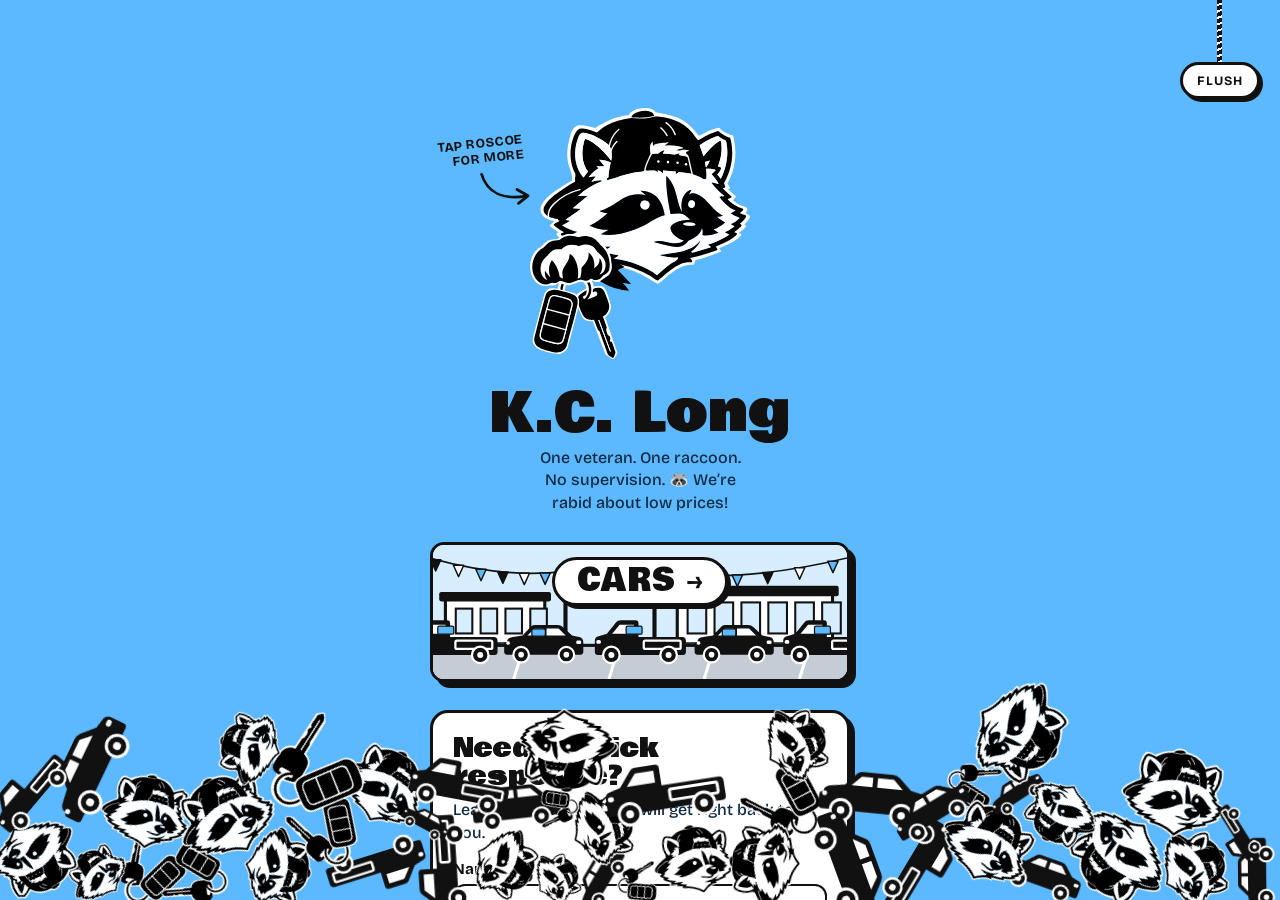
<file: index.html>
<!doctype html>
<html lang="en">
<head>
  <meta charset="utf-8">
  <meta name="viewport" content="width=device-width, initial-scale=1, viewport-fit=cover">
  <title>K.C. Long</title>
  <meta name="description" content="K.C. Long: One veteran. One raccoon. No supervision. We're rabid about low prices!">
  <meta name="theme-color" content="#5cb8ff">
  <meta property="og:title" content="K.C. Long">
  <meta property="og:description" content="One veteran. One raccoon. No supervision. We're rabid about low prices!">
  <meta property="og:type" content="website">
  <link rel="icon" href="assets/favicon.svg" type="image/svg+xml">
  <link rel="icon" href="assets/favicon-32.png" type="image/png" sizes="32x32">
  <link rel="apple-touch-icon" href="assets/apple-touch-icon.png">
  <link rel="preconnect" href="https://fonts.googleapis.com">
  <link rel="preconnect" href="https://fonts.gstatic.com" crossorigin>
  <link rel="stylesheet" href="https://fonts.googleapis.com/css2?family=Bowlby+One&family=Bricolage+Grotesque:opsz,wght@12..96,500;12..96,700&display=swap">
  <link rel="stylesheet" href="css/style.css">
  <script src="js/main.js" defer></script>
</head>
<body>
<div class="scroller" id="scroller">
<div class="wrap">
  <div class="logo-wrap">
    <button class="logo-btn" id="logoBtn" type="button" aria-label="Drop more Roscoes">
      <img class="logo" src="assets/roscoe-logo.svg" width="220" height="251" alt="Roscoe logo" draggable="false">
    </button>
    <div class="hint" id="hint" aria-hidden="true">
      <span id="hintText">Tap Roscoe<br>for more</span>
      <svg viewBox="0 0 60 44" fill="none" stroke="currentColor" stroke-width="3" stroke-linecap="round" stroke-linejoin="round">
        <path d="M6 6 C 10 26, 26 36, 52 34"/>
        <path d="M42 26 L 53 34 L 42 41"/>
      </svg>
    </div>
  </div>
  <div class="who">
    <h1>K.C. Long</h1>
    <p class="tag">One veteran. One raccoon. No supervision. 🦝 We&rsquo;re rabid about low prices!</p>
  </div>
  <nav aria-label="Shop">
    <a class="cars-btn" href="https://skylinedecatur.com/" target="_blank" rel="noopener" aria-label="CARS: shop Skyline Decatur inventory">
      <svg class="lot" viewBox="0 0 400 130" preserveAspectRatio="xMidYMax slice" aria-hidden="true" focusable="false"><rect width="400" height="130" fill="#d6eeff"/><rect x="236" y="46" width="150" height="50" fill="#fff" stroke="#111" stroke-width="3"/><rect x="230" y="40" width="162" height="10" rx="2" fill="#111"/><rect x="246" y="56" width="18" height="30" fill="#d6eeff" stroke="#111" stroke-width="2"/><rect x="272" y="56" width="18" height="30" fill="#d6eeff" stroke="#111" stroke-width="2"/><rect x="298" y="56" width="18" height="30" fill="#d6eeff" stroke="#111" stroke-width="2"/><rect x="324" y="56" width="18" height="30" fill="#d6eeff" stroke="#111" stroke-width="2"/><rect x="350" y="56" width="18" height="30" fill="#d6eeff" stroke="#111" stroke-width="2"/><rect x="376" y="56" width="18" height="30" fill="#d6eeff" stroke="#111" stroke-width="2"/><rect x="12" y="52" width="96" height="44" fill="#fff" stroke="#111" stroke-width="3"/><rect x="6" y="46" width="108" height="9" rx="2" fill="#111"/><rect x="22" y="62" width="16" height="24" fill="#d6eeff" stroke="#111" stroke-width="2"/><rect x="46" y="62" width="16" height="24" fill="#d6eeff" stroke="#111" stroke-width="2"/><rect x="70" y="62" width="16" height="24" fill="#d6eeff" stroke="#111" stroke-width="2"/><rect x="94" y="62" width="16" height="24" fill="#d6eeff" stroke="#111" stroke-width="2"/><path d="M128 96 V30" stroke="#111" stroke-width="4"/><rect x="117" y="25" width="22" height="7" rx="3" fill="#111"/><path d="M214 96 V30" stroke="#111" stroke-width="4"/><rect x="203" y="25" width="22" height="7" rx="3" fill="#111"/><path d="M-20 8 Q60 34 128 26" stroke="#111" stroke-width="1.6" fill="none"/><path d="M-2.4 14.7 L7.6 14.7 L2.6 25.7 Z" fill="#111" stroke="#111" stroke-width="1.4" stroke-linejoin="round"/><path d="M19.7 20.1 L29.7 20.1 L24.7 31.1 Z" fill="#fff" stroke="#111" stroke-width="1.4" stroke-linejoin="round"/><path d="M41.4 24.0 L51.4 24.0 L46.4 35.0 Z" fill="#5cb8ff" stroke="#111" stroke-width="1.4" stroke-linejoin="round"/><path d="M62.5 26.6 L72.5 26.6 L67.5 37.6 Z" fill="#111" stroke="#111" stroke-width="1.4" stroke-linejoin="round"/><path d="M83.2 27.8 L93.2 27.8 L88.2 38.8 Z" fill="#fff" stroke="#111" stroke-width="1.4" stroke-linejoin="round"/><path d="M103.3 27.6 L113.3 27.6 L108.3 38.6 Z" fill="#5cb8ff" stroke="#111" stroke-width="1.4" stroke-linejoin="round"/><path d="M128 26 Q171 44 214 26" stroke="#111" stroke-width="1.6" fill="none"/><path d="M144.5 32.8 L154.5 32.8 L149.5 43.8 Z" fill="#111" stroke="#111" stroke-width="1.4" stroke-linejoin="round"/><path d="M166.0 35.0 L176.0 35.0 L171.0 46.0 Z" fill="#fff" stroke="#111" stroke-width="1.4" stroke-linejoin="round"/><path d="M187.5 32.8 L197.5 32.8 L192.5 43.8 Z" fill="#5cb8ff" stroke="#111" stroke-width="1.4" stroke-linejoin="round"/><path d="M214 26 Q300 40 420 8" stroke="#111" stroke-width="1.6" fill="none"/><path d="M234.3 29.1 L244.3 29.1 L239.3 40.1 Z" fill="#111" stroke="#111" stroke-width="1.4" stroke-linejoin="round"/><path d="M260.9 30.2 L270.9 30.2 L265.9 41.2 Z" fill="#fff" stroke="#111" stroke-width="1.4" stroke-linejoin="round"/><path d="M289.0 29.6 L299.0 29.6 L294.0 40.6 Z" fill="#5cb8ff" stroke="#111" stroke-width="1.4" stroke-linejoin="round"/><path d="M318.4 27.0 L328.4 27.0 L323.4 38.0 Z" fill="#111" stroke="#111" stroke-width="1.4" stroke-linejoin="round"/><path d="M349.2 22.5 L359.2 22.5 L354.2 33.5 Z" fill="#fff" stroke="#111" stroke-width="1.4" stroke-linejoin="round"/><path d="M381.4 16.2 L391.4 16.2 L386.4 27.2 Z" fill="#5cb8ff" stroke="#111" stroke-width="1.4" stroke-linejoin="round"/><rect y="96" width="400" height="34" fill="#c4ccd6"/><rect y="96" width="400" height="3" fill="#111"/><path d="M-6 104 L-14 130" stroke="#fff" stroke-width="3"/><path d="M86 104 L78 130" stroke="#fff" stroke-width="3"/><path d="M178 104 L170 130" stroke="#fff" stroke-width="3"/><path d="M270 104 L262 130" stroke="#fff" stroke-width="3"/><path d="M362 104 L354 130" stroke="#fff" stroke-width="3"/><svg x="-30" y="70.4" width="96" height="48.0" viewBox="0 0 132 66"><path d="M6 46 L6 31 Q6 26 11 25 L22 22 L34 7 Q36 4 40 4 L60 4 Q64 4 64 8 L64 26 L122 26 Q127 26 127 31 L127 46 Q127 50 123 50 L10 50 Q6 50 6 46 Z" fill="#111"/>
  <path d="M29 22 L39 10 L58 10 L58 22 Z" fill="#fff"/>
  <rect x="71" y="31" width="49" height="11" rx="2" fill="none" stroke="#fff" stroke-width="3"/>
  <rect x="8" y="30" width="6" height="5" rx="2" fill="#fff"/>
  <circle cx="28" cy="50" r="11" fill="#111" stroke="#fff" stroke-width="3"/>
  <circle cx="28" cy="50" r="4" fill="#fff"/>
  <circle cx="104" cy="50" r="11" fill="#111" stroke="#fff" stroke-width="3"/>
  <circle cx="104" cy="50" r="4" fill="#fff"/></svg><rect x="4.6" y="79.0" width="15.4" height="7.7" rx="1.5" fill="#5cb8ff" stroke="#111" stroke-width="1.2"/><svg x="66" y="73.7" width="82" height="43.7" viewBox="0 0 120 64"><path d="M8 30 Q8 24 16 23 L30 21 L42 8 Q44 6 48 6 L80 6 Q84 6 87 9 L100 21 L110 23 Q116 24 116 31 L116 44 Q116 48 112 48 L8 48 Q4 48 4 44 L4 34 Q4 30 8 30 Z" fill="#111"/>
  <path d="M37 21 L47 11 L59 11 L59 21 Z" fill="#fff"/>
  <path d="M64 11 L81 11 L91 21 L64 21 Z" fill="#fff"/>
  <rect x="106" y="28" width="7" height="5" rx="2" fill="#fff"/>
  <rect x="7" y="29" width="5" height="5" rx="2" fill="#fff"/>
  <circle cx="28" cy="48" r="11" fill="#111" stroke="#fff" stroke-width="3"/>
  <circle cx="28" cy="48" r="4" fill="#fff"/>
  <circle cx="92" cy="48" r="11" fill="#111" stroke="#fff" stroke-width="3"/>
  <circle cx="92" cy="48" r="4" fill="#fff"/></svg><rect x="95.5" y="81.6" width="13.1" height="7.0" rx="1.5" fill="#5cb8ff" stroke="#111" stroke-width="1.2"/><svg x="152" y="70.4" width="96" height="48.0" viewBox="0 0 132 66"><path d="M6 46 L6 31 Q6 26 11 25 L22 22 L34 7 Q36 4 40 4 L60 4 Q64 4 64 8 L64 26 L122 26 Q127 26 127 31 L127 46 Q127 50 123 50 L10 50 Q6 50 6 46 Z" fill="#111"/>
  <path d="M29 22 L39 10 L58 10 L58 22 Z" fill="#fff"/>
  <rect x="71" y="31" width="49" height="11" rx="2" fill="none" stroke="#fff" stroke-width="3"/>
  <rect x="8" y="30" width="6" height="5" rx="2" fill="#fff"/>
  <circle cx="28" cy="50" r="11" fill="#111" stroke="#fff" stroke-width="3"/>
  <circle cx="28" cy="50" r="4" fill="#fff"/>
  <circle cx="104" cy="50" r="11" fill="#111" stroke="#fff" stroke-width="3"/>
  <circle cx="104" cy="50" r="4" fill="#fff"/></svg><rect x="186.6" y="79.0" width="15.4" height="7.7" rx="1.5" fill="#5cb8ff" stroke="#111" stroke-width="1.2"/><svg x="250" y="73.7" width="82" height="43.7" viewBox="0 0 120 64"><path d="M8 30 Q8 24 16 23 L30 21 L42 8 Q44 6 48 6 L80 6 Q84 6 87 9 L100 21 L110 23 Q116 24 116 31 L116 44 Q116 48 112 48 L8 48 Q4 48 4 44 L4 34 Q4 30 8 30 Z" fill="#111"/>
  <path d="M37 21 L47 11 L59 11 L59 21 Z" fill="#fff"/>
  <path d="M64 11 L81 11 L91 21 L64 21 Z" fill="#fff"/>
  <rect x="106" y="28" width="7" height="5" rx="2" fill="#fff"/>
  <rect x="7" y="29" width="5" height="5" rx="2" fill="#fff"/>
  <circle cx="28" cy="48" r="11" fill="#111" stroke="#fff" stroke-width="3"/>
  <circle cx="28" cy="48" r="4" fill="#fff"/>
  <circle cx="92" cy="48" r="11" fill="#111" stroke="#fff" stroke-width="3"/>
  <circle cx="92" cy="48" r="4" fill="#fff"/></svg><rect x="279.5" y="81.6" width="13.1" height="7.0" rx="1.5" fill="#5cb8ff" stroke="#111" stroke-width="1.2"/><svg x="334" y="70.4" width="96" height="48.0" viewBox="0 0 132 66"><path d="M6 46 L6 31 Q6 26 11 25 L22 22 L34 7 Q36 4 40 4 L60 4 Q64 4 64 8 L64 26 L122 26 Q127 26 127 31 L127 46 Q127 50 123 50 L10 50 Q6 50 6 46 Z" fill="#111"/>
  <path d="M29 22 L39 10 L58 10 L58 22 Z" fill="#fff"/>
  <rect x="71" y="31" width="49" height="11" rx="2" fill="none" stroke="#fff" stroke-width="3"/>
  <rect x="8" y="30" width="6" height="5" rx="2" fill="#fff"/>
  <circle cx="28" cy="50" r="11" fill="#111" stroke="#fff" stroke-width="3"/>
  <circle cx="28" cy="50" r="4" fill="#fff"/>
  <circle cx="104" cy="50" r="11" fill="#111" stroke="#fff" stroke-width="3"/>
  <circle cx="104" cy="50" r="4" fill="#fff"/></svg><rect x="368.6" y="79.0" width="15.4" height="7.7" rx="1.5" fill="#5cb8ff" stroke="#111" stroke-width="1.2"/></svg>
      <span class="cars-label">CARS <b aria-hidden="true">→</b></span></a>
  </nav>
  <form class="contact" id="contact" action="https://api.web3forms.com/submit" method="POST" novalidate>
    <h2>Need a quick response?</h2>
    <p class="sub">Leave your info and K.C. will get right back to you.</p>
    <input type="hidden" name="access_key" value="16559895-fa7e-4bb2-9c82-c66ff78188bb">
    <input type="hidden" name="subject" value="New message from the K.C. Long page">
    <input type="hidden" name="from_name" value="K.C. Long website">
    <input type="hidden" name="redirect" value="https://kcandroscoe.com/thanks/">
    <input type="checkbox" name="botcheck" class="bot" tabindex="-1" autocomplete="off" aria-hidden="true">
    <div class="field">
      <label for="cf-name">Name</label>
      <input id="cf-name" name="name" type="text" autocomplete="name" required>
    </div>
    <div class="row">
      <div class="field">
        <label for="cf-phone">Phone</label>
        <input id="cf-phone" name="phone" type="tel" autocomplete="tel" inputmode="tel" required>
      </div>
      <div class="field">
        <label for="cf-email">Email <small>(optional)</small></label>
        <input id="cf-email" name="email" type="email" autocomplete="email">
      </div>
    </div>
    <div class="field">
      <label for="cf-msg">How can we help?</label>
      <textarea id="cf-msg" name="message" placeholder="Looking for a truck, trading in, financing questions…"></textarea>
    </div>
    <button class="send" id="cf-send" type="submit">Send it to K.C.</button>
    <p class="status" id="cf-status" role="status" aria-live="polite"></p>
  </form>
  <nav aria-label="Call and social links">
    <a href="tel:+16788507599">
      <svg viewBox="0 0 24 24" fill="none" stroke="currentColor" stroke-width="2" stroke-linejoin="round"><path d="M5 4h4l2 5-2.5 1.5a11 11 0 0 0 5 5L15 13l5 2v4a2 2 0 0 1-2 2A16 16 0 0 1 3 6a2 2 0 0 1 2-2z"/></svg>
      <span class="two"><span>Call</span><small>678-850-7599</small></span><b class="arrow">→</b></a>
    <a href="https://www.instagram.com/kcandroscoe" target="_blank" rel="noopener">
      <svg viewBox="0 0 24 24" fill="none" stroke="currentColor" stroke-width="2"><rect x="3" y="3" width="18" height="18" rx="5"/><circle cx="12" cy="12" r="4"/><circle cx="17.5" cy="6.5" r="1" fill="currentColor"/></svg>
      <span>Instagram</span><b class="arrow">→</b></a>
    <a href="https://www.youtube.com/@KCANDROSCOE" target="_blank" rel="noopener">
      <svg viewBox="0 0 24 24" fill="none" stroke="currentColor" stroke-width="2"><rect x="2" y="5" width="20" height="14" rx="4"/><path d="M10 9l5 3-5 3z" fill="currentColor"/></svg>
      <span>YouTube</span><b class="arrow">→</b></a>
    <a href="https://www.facebook.com/profile.php?id=61595350773909" target="_blank" rel="noopener">
      <svg viewBox="0 0 24 24" fill="none" stroke="currentColor" stroke-width="2"><rect x="3" y="3" width="18" height="18" rx="4"/><path d="M15 8h-1.5A1.5 1.5 0 0 0 12 9.5V21M9.5 13H15"/></svg>
      <span>Facebook</span><b class="arrow">→</b></a>
    <a href="https://www.tiktok.com/@kcandroscoe" target="_blank" rel="noopener">
      <svg viewBox="0 0 24 24" fill="none" stroke="currentColor" stroke-width="2"><path d="M14 3v11.5a3.5 3.5 0 1 1-3.5-3.5"/><path d="M14 3c.5 2.8 2.3 4.5 5 4.8"/></svg>
      <span>TikTok</span><b class="arrow">→</b></a>
  </nav>
  <footer class="foot">
    <span>&copy; 2026 K.C. Long</span>
    <a href="https://ocean-in-motion.com" target="_blank" rel="noopener"
       style="
         display:inline-flex; align-items:center; gap:6px; vertical-align:middle;
         font-family:'Space Grotesk','Segoe UI',system-ui,sans-serif;
         font-size:13px; font-weight:500; letter-spacing:.02em;
         color:inherit; text-decoration:none; opacity:.7;
         margin-left:12px; padding-left:12px; border-left:1px solid currentColor;
         transition:opacity .2s ease;
       "
       onmouseover="this.style.opacity='1';"
       onmouseout="this.style.opacity='.7';"
    >
      <svg width="13" height="13" viewBox="0 0 911.98 914.31" style="flex-shrink:0;">
        <path fill="currentColor" stroke="currentColor" stroke-miterlimit="10" style="stroke-width:41px;" d="M481.01,21.3c312.77,17.94,505.26,355.24,362.62,633.93-98.11,195.64-334.08,288.82-539.02,211.34C-17.26,745.89-80.52,319.41,191.68,109.85,273.37,46.99,377.95,14.96,480.81,21.29h.2ZM591.59,396.39c-26.89,17-37.58,59.14-18.87,91.02,16.89,28.76,44.5,44.17,74.52,56.61,47.05,19.5,97.88,30.01,148.9,32.21,10.45.45,20.91.46,31.18-.03,3.05-.15,14.56.62,16.3-.21,1.66-.79,3.63-10.54,4.25-12.72,16.08-56.17,18.16-120.43,8-177.89-15.82-89.42-63.17-172.87-130.69-232.67-89.7-79.44-211.36-115.81-330.14-97.76C227.77,80.35,92.46,207.29,57.51,373.08c-3.57,16.96-7.27,38.98-8.04,56.15-1.66,37.2.39,75.34,8.04,111.67,1.37,6.51,2.95,13.2,4.66,19.64.76,2.86,2.11,9.08,3.35,11.32.66,1.2,1.7,2.43,2.97,2.99,3.5,1.57,10.33,3.11,14.27,4.07,28.65,7.01,60.84,7.19,86.46-8.85,30.24-18.93,59.59-46.95,87.3-69.97,50.91-42.3,100.73-90.27,163.45-114.4,55.64-21.41,120.32-26.62,179.48-28.68,12.08-.42,24.44.1,35.18,1.08,4.84.44,16.2,3.42,9.08,7.89,0,0-38.64,21.89-52.12,30.41ZM564.39,384.1c-.85-.83-11.1-.1-13.01.05-22.76,1.84-46.8,4.7-69.17,9.23-56.34,11.41-94.69,31.86-138.86,67.01-44.31,35.25-86.08,73.07-130.6,108.28-27.71,21.92-49.12,37.97-86.44,39.19-8.14.27-18.11.26-26.15-.49-7.65-.71-15.52-3.13-23.16-4.12-.86.86,1.85,7.46,2.39,8.84,18.87,48.13,52.56,95.83,88.39,132.15,59.72,60.54,140.85,101.7,225.39,114.83,22.29,3.46,47.85,5.32,70.11,4.14,16.42-.87,31.68-.95,48.1-3.25,130.17-18.21,242.5-98.03,303.91-213.29,7.34-13.78,13.4-28.09,19.42-42.49l-.47-3.23-.93-.45c-20.95-.15-42.02.57-62.78-1.41-58.13-5.55-131.43-23.26-179.57-57.02-50.11-35.14-77.97-105.99-28.85-154.53l2.28-3.45Z"/>
      </svg>
      Built by O.I.M.
    </a>
  </footer>
</div>
</div>

<div id="rain" aria-hidden="true"></div>

<div class="boom" id="boom" aria-hidden="true"></div>
<img class="logo-blast" id="logoBlast" alt="" aria-hidden="true" draggable="false">
<div class="heli-rig" id="heliRig" aria-hidden="true" hidden>
  <div class="carrier" id="carrier">
    <span class="cable" id="cable"></span>
    <img class="carry-logo" id="carryLogo" alt="" draggable="false">
  </div>
  <svg class="heli" id="heli" viewBox="0 0 420 170" aria-hidden="true">
    <ellipse cx="215" cy="16" rx="192" ry="4" fill="#111" opacity=".16"/>
    <rect class="rotor" x="28" y="13" width="374" height="6" rx="3" fill="#111"/>
    <rect x="211" y="16" width="8" height="20" fill="#111"/>
    <rect x="199" y="13" width="32" height="8" rx="3" fill="#111"/>
    <path d="M158 49 C163 35 174 30 190 30 L252 30 C264 30 272 37 276 49 Z" fill="#111"/>
    <path d="M128 52 L42 65 L38 81 L128 92 Z" fill="#111"/>
    <path d="M62 70 L30 22 L46 17 L80 67 Z" fill="#111"/>
    <path d="M12 86 L70 81 L73 88 L15 94 Z" fill="#111"/>
    <g class="tail-rotor">
      <circle cx="36" cy="32" r="17" fill="#111" opacity=".16"/>
      <rect x="19" y="30" width="34" height="4" rx="2" fill="#111"/>
      <rect x="34" y="15" width="4" height="34" rx="2" fill="#111"/>
    </g>
    <path d="M118 50 L300 44 C336 44 362 58 373 80 C379 94 369 107 350 109 L176 113 C150 113 131 105 121 92 Z" fill="#111"/>
    <path d="M320 54 L338 54 C352 60 362 70 367 81 L323 81 Z" fill="#fff"/>
    <path d="M292 54 L313 54 L316 81 L290 81 Z" fill="#fff"/>
    <rect x="194" y="56" width="80" height="48" rx="4" fill="none" stroke="#fff" stroke-width="3"/>
    <rect x="204" y="64" width="24" height="16" rx="3" fill="#fff"/>
    <rect x="240" y="64" width="24" height="16" rx="3" fill="#fff"/>
    <rect x="140" y="62" width="40" height="10" rx="3" fill="#fff"/>
    <circle cx="264" cy="40" r="4" fill="#fff"/>
    <rect x="168" y="37" width="20" height="5" rx="2" fill="#fff"/>
    <path d="M74 88 L76 104" stroke="#111" stroke-width="4" stroke-linecap="round"/>
    <circle cx="76" cy="108" r="6" fill="#111" stroke="#fff" stroke-width="2"/>
    <path d="M302 107 L306 124" stroke="#111" stroke-width="5" stroke-linecap="round"/>
    <circle cx="306" cy="132" r="10" fill="#111" stroke="#fff" stroke-width="3"/>
    <circle cx="306" cy="132" r="3.5" fill="#fff"/>
    <circle cx="230" cy="114" r="4" fill="#111" stroke="#fff" stroke-width="2"/>
  </svg>
</div>
<div class="flash" id="flash" aria-hidden="true"></div>

<button class="rope" id="rope" type="button" aria-label="Flush the pile">
  <span class="cord"></span>
  <span class="pull">Flush</span>
</button>
</body>
</html>
</file>
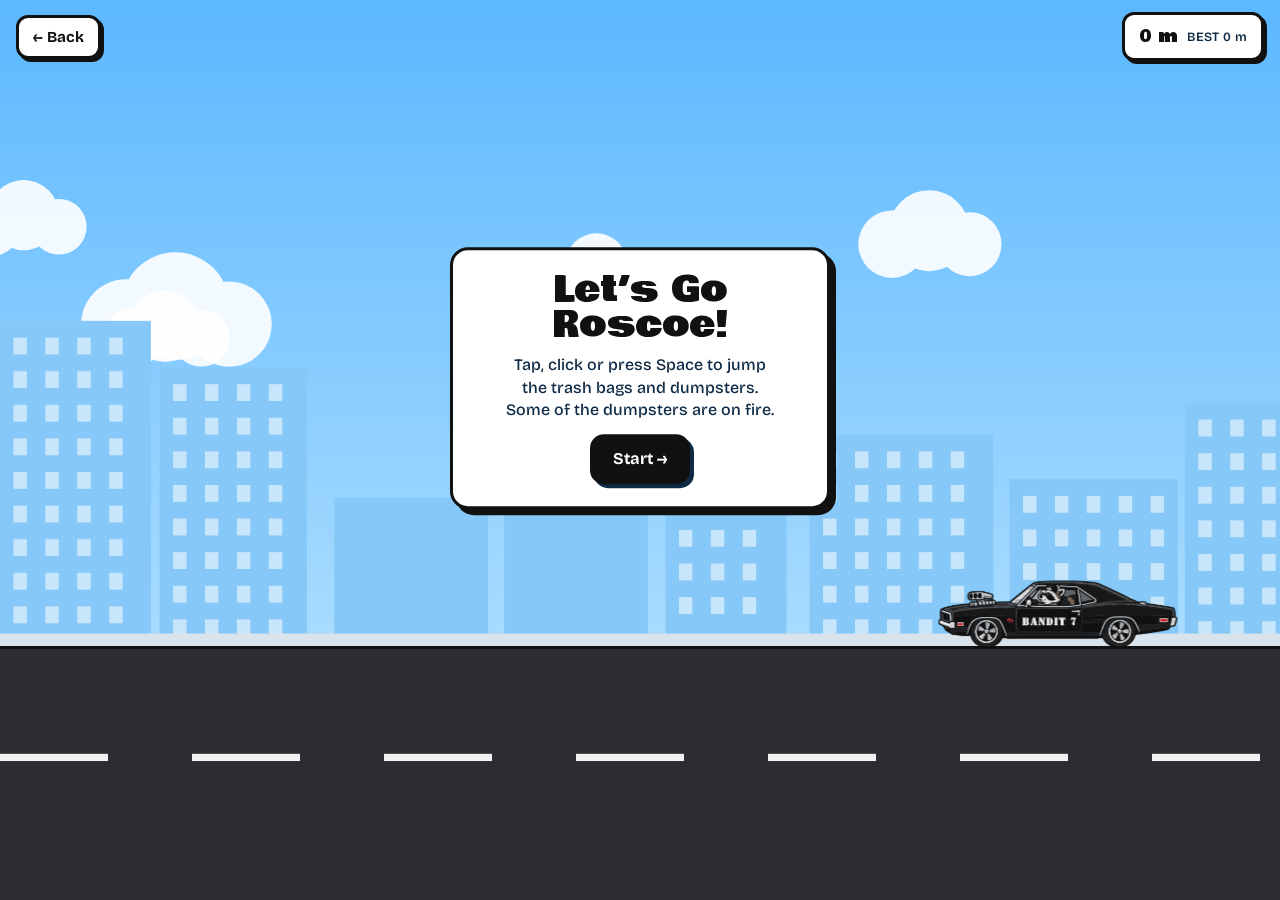
<file: game/index.html>
<!doctype html>
<html lang="en">
<head>
  <meta charset="utf-8">
  <meta name="viewport" content="width=device-width, initial-scale=1, maximum-scale=1, user-scalable=no, viewport-fit=cover">
  <title>Let's Go Roscoe! | K.C. Long</title>
  <meta name="description" content="Help Roscoe jump the trash bags and dumpsters. Some of them are on fire.">
  <meta name="theme-color" content="#5cb8ff">
  <link rel="icon" href="../assets/favicon.svg" type="image/svg+xml">
  <link rel="icon" href="../assets/favicon-32.png" type="image/png" sizes="32x32">
  <link rel="apple-touch-icon" href="../assets/apple-touch-icon.png">
  <link rel="preconnect" href="https://fonts.googleapis.com">
  <link rel="preconnect" href="https://fonts.gstatic.com" crossorigin>
  <link rel="stylesheet" href="https://fonts.googleapis.com/css2?family=Bowlby+One&family=Bricolage+Grotesque:opsz,wght@12..96,500;12..96,700&display=swap">
  <style>
/* Layout: full-screen canvas runner; HUD bar on top, start / game-over card centered over the road */
:root {
  --bg: #5cb8ff;
  --ink: #111111;
  --paper: #ffffff;
  --muted: #0e2a45;
  --font-display: "Bowlby One", "Arial Black", Impact, sans-serif;
  --font-body: "Bricolage Grotesque", "Helvetica Neue", Arial, sans-serif;
  color-scheme: light;
}
html, body { height: 100%; margin: 0; overflow: hidden; overscroll-behavior: none; touch-action: none; }
[hidden] { display: none !important; }
body { background: linear-gradient(to bottom, var(--bg) 0 50%, #2b2d31 50%); color: var(--ink); font-family: var(--font-body); position: relative; -webkit-user-select: none; user-select: none; -webkit-tap-highlight-color: transparent; -webkit-touch-callout: none; touch-action: none; }
#game { position: absolute; left: 0; top: 0; width: 100%; height: 100%; display: block; touch-action: none; cursor: pointer; }
.hud {
  position: absolute; left: 0; right: 0; top: 0; z-index: 2;
  display: flex; align-items: center; justify-content: space-between; gap: 12px;
  padding-top: max(12px, env(safe-area-inset-top, 0px));
  padding-left: max(16px, env(safe-area-inset-left, 0px));
  padding-right: max(16px, env(safe-area-inset-right, 0px));
  pointer-events: none;
}
.hud a, .hud .score { pointer-events: auto; }
.chip {
  display: inline-flex; align-items: center; gap: 8px; min-height: 44px; box-sizing: border-box;
  padding: 8px 14px; font-weight: 700; font-size: .95rem; color: var(--ink); text-decoration: none;
  background: var(--paper); border: 3px solid var(--ink); border-radius: 12px; box-shadow: 3px 3px 0 var(--ink);
}
.chip:focus-visible { outline: 3px solid var(--ink); outline-offset: 3px; }
.score { font-variant-numeric: tabular-nums; letter-spacing: .02em; }
.score b { font-family: var(--font-display); font-weight: 400; font-size: 1.05rem; }
.score small { font-weight: 600; color: var(--muted); }
.card {
  position: absolute; left: 50%; top: 42%; z-index: 3; transform: translate(-50%, -50%);
  width: min(380px, calc(100% - 32px)); box-sizing: border-box;
  display: grid; gap: 12px; justify-items: center; text-align: center;
  padding: 22px 20px; background: var(--paper); border: 3px solid var(--ink); border-radius: 18px; box-shadow: 6px 6px 0 var(--ink);
}
.card h1 { margin: 0; font-family: var(--font-display); font-weight: 400; font-size: clamp(1.7rem, 7vw, 2.2rem); line-height: 1; text-wrap: balance; }
.card p { margin: 0; color: var(--muted); font-weight: 500; line-height: 1.4; text-wrap: balance; }
.card .big { font-family: var(--font-display); font-size: 2.4rem; line-height: 1; color: var(--ink); font-variant-numeric: tabular-nums; }
.card .row { display: flex; flex-wrap: wrap; gap: 10px; justify-content: center; }
.btn {
  display: inline-flex; align-items: center; justify-content: center; gap: 8px; min-height: 50px; box-sizing: border-box;
  padding: 10px 20px; font: inherit; font-weight: 700; font-size: 1.02rem; text-decoration: none; cursor: pointer;
  border: 3px solid var(--ink); border-radius: 14px; touch-action: manipulation;
}
.btn.go { background: var(--ink); color: var(--paper); box-shadow: 4px 4px 0 var(--muted); }
.btn.alt { background: var(--paper); color: var(--ink); box-shadow: 4px 4px 0 var(--ink); }
.btn:active { transform: translate(2px, 2px); }
.btn:focus-visible { outline: 3px solid var(--ink); outline-offset: 3px; }
.keys { font-size: .85rem; }
  </style>
</head>
<body>
<canvas id="game" aria-label="Let's Go Roscoe game. Tap, click or press Space to jump."></canvas>
<div class="hud">
  <a class="chip" href="../">&larr; Back</a>
  <div class="chip score" aria-live="off"><b><span id="score">0</span> m</b> <small>BEST <span id="best">0</span> m</small></div>
</div>
<div class="card" id="startCard">
  <h1>Let&rsquo;s Go Roscoe!</h1>
  <p>Tap, click or press Space to jump the trash bags and dumpsters. Some of the dumpsters are on fire.</p>
  <button class="btn go" id="startBtn" type="button">Start &rarr;</button>
  <p class="keys" id="portraitHint" hidden>Tip: turn your phone sideways for a longer road.</p>
</div>
<div class="card" id="overCard" hidden>
  <h1 id="overTitle">Roscoe hit the trash!</h1>
  <div class="big" id="finalScore">0</div>
  <p id="bestLine">Best: 0 m</p>
  <div class="row">
    <button class="btn go" id="againBtn" type="button">Play again</button>
    <a class="btn alt" href="../">&larr; Back to K.C. Long</a>
  </div>
  <p class="keys">Space or tap to jump</p>
</div>
<script>
(function () {
  var canvas = document.getElementById("game"), ctx = canvas.getContext("2d");
  var scoreEl = document.getElementById("score"), bestEl = document.getElementById("best");
  var startCard = document.getElementById("startCard"), overCard = document.getElementById("overCard");
  var finalScore = document.getElementById("finalScore"), bestLine = document.getElementById("bestLine"), overTitle = document.getElementById("overTitle");
  var portraitHint = document.getElementById("portraitHint");
  var carImg = new Image(); carImg.src = "../assets/roscoe-car-bandit7.png";
  // pre-shrink big images to their on-screen size once; drawing the full-size picture
  // every frame (and rotated mid-jump) is what made phones stutter
  var spriteCache = {}, skyGrad = null;
  function sprite(img, w, h) {
    if (!img.complete || !img.naturalWidth) return null;
    var key = img.src.length + ":" + img.src.slice(-24) + ":" + Math.round(w) + "x" + Math.round(h);
    var c = spriteCache[key];
    if (!c) {
      c = document.createElement("canvas");
      c.width = Math.max(1, Math.round(w * DPR)); c.height = Math.max(1, Math.round(h * DPR));
      var g = c.getContext("2d"); g.imageSmoothingQuality = "high"; g.drawImage(img, 0, 0, c.width, c.height);
      spriteCache[key] = c;
    }
    return c;
  }
  var logoImg = new Image(); logoImg.src = "../assets/skyline-logo.jpg";
  var heliImg = new Image(); heliImg.src = "../assets/game-heli.svg";
  var HELI_RATIO = 170 / 420, HOOK_X = 230 / 420, HOOK_Y = 116 / 170;
  var LOGO_ASPECT = 420 / 348;
  var MILESTONES = [100, 200, 300, 500, 750, 1000];
  function milestoneAfter(i) { return i < MILESTONES.length ? MILESTONES[i] : 1000 + (i - MILESTONES.length + 1) * 500; }
  var signs = [], signIdx = 0;
  var CAR_ASPECT = 254 / 899;

  // ---------- tuning (in car-widths "U") ----------
  var JUMP_T = 0.9, JUMP_H = 1.15;
  var G = 8 * JUMP_H / (JUMP_T * JUMP_T), V0 = G * JUMP_T / 2;
  var SPEED0 = 2.4, SPEED_MAX = 5.4, ACCEL = 0.045, speedCap = SPEED_MAX;

  // ---------- sizing ----------
  var W = 0, H = 0, DPR = 1, U = 160, GROUND = 0, CAR_X = 0;
  var resizePending = false;
  function resize(force) {
    var nDPR = Math.min(2, window.devicePixelRatio || 1);
    var nW = Math.round(document.documentElement.clientWidth || window.innerWidth);
    var nH = Math.round(window.innerHeight || document.documentElement.clientHeight);
    if (W && force !== true && nW === W && nDPR === DPR) {
      // Height-only change: Safari's toolbar sliding in or out (tapping near the bottom
      // of the screen does this). Resizing the canvas mid-run froze and jolted the game,
      // so during a run the game keeps its size and catches up after the run.
      if (state === "play") { if (nH !== H) resizePending = true; return; }
      if (nH === H) return;
    }
    resizePending = false;
    if (nW === W && nH === H && nDPR === DPR) return;
    DPR = nDPR; W = nW; H = nH; spriteCache = {}; skyGrad = null;
    canvas.style.width = W + "px"; canvas.style.height = H + "px";
    canvas.width = Math.round(W * DPR); canvas.height = Math.round(H * DPR);
    ctx.setTransform(DPR, 0, 0, DPR, 0, 0);
    var oldU = U, oldCarX = CAR_X;
    U = Math.max(120, Math.min(240, W * 0.34, H * 0.4));
    GROUND = Math.round(H * 0.72);
    CAR_X = W - Math.max(16, W * 0.08) - U;
    if (state !== "ready" && oldU) {
      // rescale everything on the road around Roscoe so nothing jumps or teleports
      var k = U / oldU;
      for (var i = 0; i < obstacles.length; i++) { var o = obstacles[i]; o.x = CAR_X - (oldCarX - o.x) * k; o.w *= k; o.h *= k; }
      carY *= k; carVY *= k; nextGap *= k; puffs = []; embers = [];
    }
    // keep at least ~0.55s between an obstacle appearing and reaching Roscoe
    speedCap = Math.max(3, Math.min(SPEED_MAX, (CAR_X + U * 0.12) / (U * 0.55)));
    portraitHint.hidden = !(H > W * 1.2);
    // only redraw the city when the width really changes (not when the address bar slides)
    if (Math.abs(W - skylineW) > 1 || !skyline.length) { buildSkyline(); skylineW = W; }
  }

  // ---------- state ----------
  var state = "ready", speed = SPEED0, dist = 0, meters = 0, score = 0, best = 0, time = 0, pressAt = -1;
  var carY = 0, carVY = 0, tilt = 0, shake = 0;
  var obstacles = [], puffs = [], embers = [], nextGap = 0, spawned = 0;
  var scrollFar = 0, scrollMid = 0, scrollRoad = 0;
  try { best = parseInt(localStorage.getItem("roscoeBest") || "0", 10) || 0; } catch (e) { best = 0; }
  bestEl.textContent = best;

  // ---------- scenery ----------
  var skyline = [], clouds = [], skylineW = 0;
  function rand(a, b) { return a + Math.random() * (b - a); }
  function buildSkyline() {
    skyline = []; var x = 0;
    while (x < W + 400) { var bw = rand(0.35, 0.8) * U, bh = rand(0.5, 1.6) * U; skyline.push({ x: x, w: bw, h: bh, win: Math.random() < 0.7 }); x += bw + rand(0.02, 0.12) * U; }
    clouds = []; for (var i = 0; i < 5; i++) clouds.push({ x: rand(0, W), y: rand(0.08, 0.38) * H, s: rand(0.5, 1.1) });
  }
  function drawScene(dt) {
    if (!skyGrad) { skyGrad = ctx.createLinearGradient(0, 0, 0, GROUND); skyGrad.addColorStop(0, "#5cb8ff"); skyGrad.addColorStop(1, "#a9dcff"); }
    ctx.fillStyle = skyGrad; ctx.fillRect(0, 0, W, GROUND);
    // clouds
    ctx.fillStyle = "rgba(255,255,255,.9)";
    for (var i = 0; i < clouds.length; i++) {
      var c = clouds[i]; var cx = ((c.x + scrollFar * 0.4) % (W + 200)) - 100, r = U * 0.18 * c.s;
      ctx.beginPath(); ctx.arc(cx, c.y, r, 0, 7); ctx.arc(cx + r * 1.1, c.y - r * 0.4, r * 1.2, 0, 7); ctx.arc(cx + r * 2.3, c.y, r * 0.95, 0, 7); ctx.fill();
    }
    // skyline (parallax, wraps)
    var span = skyline.length ? skyline[skyline.length - 1].x + skyline[skyline.length - 1].w : W;
    var off = scrollMid % span;
    for (var k = -1; k <= 1; k++) {
      for (i = 0; i < skyline.length; i++) {
        var b = skyline[i], bx = b.x + off + k * span;
        if (bx > W || bx + b.w < 0) continue;
        ctx.fillStyle = "#86c8f7"; ctx.fillRect(bx, GROUND - b.h, b.w, b.h);
        if (b.win) {
          ctx.fillStyle = "rgba(255,255,255,.55)";
          var ws = U * 0.07;
          for (var wy = GROUND - b.h + ws; wy < GROUND - ws * 1.5; wy += ws * 2) for (var wx = bx + ws * 0.8; wx < bx + b.w - ws; wx += ws * 1.9) ctx.fillRect(wx, wy, ws * 0.8, ws);
        }
      }
    }
    // highway signs sit behind the sidewalk and roll by slower than the road
    for (var si = 0; si < signs.length; si++) drawSign(signs[si]);
    // sidewalk + curb
    ctx.fillStyle = "#d9e3ec"; ctx.fillRect(0, GROUND - U * 0.06, W, U * 0.06);
    ctx.fillStyle = "#111"; ctx.fillRect(0, GROUND - 2, W, 3);
    // road
    ctx.fillStyle = "#2b2d31"; ctx.fillRect(0, GROUND + 1, W, H - GROUND);
    var laneY = GROUND + (H - GROUND) * 0.42, dash = U * 0.45, gap = U * 0.35;
    ctx.fillStyle = "#f2f2f2";
    var start = (scrollRoad % (dash + gap)) - (dash + gap);
    for (var dx = start; dx < W; dx += dash + gap) ctx.fillRect(dx, laneY, dash, Math.max(4, U * 0.03));
  }

  // ---------- milestone highway signs ----------
  var SIGN_DEPTH = 0.45; // signs move at 45% of road speed, so they read as further back
  function signSize() { var w = Math.max(132, U * 1.1); return { w: w, h: w * 0.44 }; }
  // left edge of a sign so its center meets Roscoe's center exactly when the distance hits its number
  function signX(label) { return CAR_X + U / 2 - signSize().w / 2 - (label - meters) * (U / 4) * SIGN_DEPTH; }
  function rrect(x, y, w, h, r) {
    ctx.beginPath(); ctx.moveTo(x + r, y); ctx.lineTo(x + w - r, y); ctx.quadraticCurveTo(x + w, y, x + w, y + r);
    ctx.lineTo(x + w, y + h - r); ctx.quadraticCurveTo(x + w, y + h, x + w - r, y + h); ctx.lineTo(x + r, y + h);
    ctx.quadraticCurveTo(x, y + h, x, y + h - r); ctx.lineTo(x, y + r); ctx.quadraticCurveTo(x, y, x + r, y); ctx.closePath();
  }
  function drawSign(sg) {
    var sz = signSize(), w = sz.w, h = sz.h, x = signX(sg.label);
    if (x > W + w * 0.2 || x + w * 1.2 < 0) return;
    if (sg.heli) { drawHeliSign(sg, x, w, h); return; }
    var postTop = GROUND - U * 0.06, boardBottom = Math.max(h + 70, GROUND - U * 0.9), y = boardBottom - h;
    // posts
    ctx.fillStyle = "#8a96a3"; ctx.strokeStyle = "#111"; ctx.lineWidth = 2;
    [x + w * 0.22, x + w * 0.78].forEach(function (px) { ctx.fillRect(px - 4, boardBottom - 2, 8, postTop - boardBottom + 2); ctx.strokeRect(px - 4, boardBottom - 2, 8, postTop - boardBottom + 2); });
    drawBoard(x, y, w, h, sg.label);
  }
  // every other sign is carried by a helicopter on a rope, swaying a little
  function drawHeliSign(sg, x, w, h) {
    var hw = w * 1.05, hh = hw * HELI_RATIO, rope = h * 0.75;
    var bob = Math.sin(time * 2.2 + sg.label) * U * 0.03;
    // hang low enough that the helicopter clears the score bar, but never below the sidewalk
    var boardBottom = Math.min(GROUND - U * 0.1, Math.max(GROUND - U * 0.5, 66 + hh * HOOK_Y + rope + h)) + bob;
    var y = boardBottom - h, hookX = x + w / 2, hookY = y - rope;
    var sway = Math.sin(time * 1.7 + sg.label * 0.3) * 0.045;
    ctx.save();
    ctx.translate(hookX, hookY); ctx.rotate(sway); ctx.translate(-hookX, -hookY);
    // bridle: two ropes from the hook to the top corners
    ctx.strokeStyle = "#111"; ctx.lineWidth = Math.max(2, U * 0.012); ctx.lineCap = "round";
    ctx.beginPath(); ctx.moveTo(hookX, hookY); ctx.lineTo(x + w * 0.16, y + 2); ctx.moveTo(hookX, hookY); ctx.lineTo(x + w * 0.84, y + 2); ctx.stroke();
    drawBoard(x, y, w, h, sg.label);
    ctx.restore();
    // helicopter, hook right over the sign's middle
    var hx = hookX - HOOK_X * hw, hy = hookY - HOOK_Y * hh;
    var hs = sprite(heliImg, hw, hh); if (hs) ctx.drawImage(hs, hx, hy, hw, hh);
    // spinning main rotor (squashes back and forth, like the one on the home page)
    var k = hw / 420, spin = Math.abs(Math.cos(time * 28));
    ctx.fillStyle = "rgba(17,17,17,.16)"; ctx.beginPath(); ctx.ellipse(hx + 215 * k, hy + 16 * k, 192 * k, 4 * k, 0, 0, 7); ctx.fill();
    ctx.fillStyle = "#111"; var rw = 374 * k * Math.max(0.12, spin); ctx.fillRect(hx + 215 * k - rw / 2, hy + 13 * k, rw, 6 * k);
    // tail rotor
    ctx.save(); ctx.translate(hx + 36 * k, hy + 32 * k); ctx.rotate(time * 45);
    ctx.fillStyle = "rgba(17,17,17,.16)"; ctx.beginPath(); ctx.arc(0, 0, 17 * k, 0, 7); ctx.fill();
    ctx.fillStyle = "#111"; ctx.fillRect(-17 * k, -2 * k, 34 * k, 4 * k); ctx.fillRect(-2 * k, -17 * k, 4 * k, 34 * k);
    ctx.restore();
  }
  function drawBoard(x, y, w, h, label) {
    // board
    ctx.fillStyle = "#000"; rrect(x, y, w, h, 8); ctx.fill();
    ctx.lineWidth = 3; ctx.strokeStyle = "#111"; rrect(x, y, w, h, 8); ctx.stroke();
    ctx.strokeStyle = "#fff"; ctx.lineWidth = 2.5; rrect(x + 5, y + 5, w - 10, h - 10, 5); ctx.stroke();
    // logo on the left
    var lh = h - 18, lw = lh / LOGO_ASPECT, lx = x + w * 0.1;
    var ls = sprite(logoImg, lw, lh); if (ls) ctx.drawImage(ls, lx, y + 9, lw, lh);
    // distance on the right
    var tl = lx + lw, tr = x + w - 10, tx = (tl + tr) / 2;
    ctx.fillStyle = "#fff"; ctx.textAlign = "center"; ctx.textBaseline = "alphabetic";
    var num = String(label), fs = Math.min(h * 0.46, (tr - tl - 8) / (num.length * 0.62 + 0.9));
    ctx.font = "400 " + fs + "px 'Bowlby One', 'Arial Black', Impact, sans-serif";
    ctx.fillText(num, tx, y + h * 0.6);
    ctx.font = "700 " + Math.max(9, h * 0.15) + "px 'Bricolage Grotesque', 'Helvetica Neue', Arial, sans-serif";
    ctx.fillStyle = "#5cb8ff";
    ctx.fillText("METERS", tx, y + h * 0.84);
    ctx.textAlign = "start";
  }

  // ---------- obstacles ----------
  function bagPath(x, y, w, h) {
    ctx.beginPath();
    ctx.moveTo(x + w * 0.5, y + h * 0.16);
    ctx.bezierCurveTo(x + w * 0.85, y + h * 0.2, x + w * 1.02, y + h * 0.62, x + w * 0.93, y + h * 0.9);
    ctx.quadraticCurveTo(x + w * 0.88, y + h, x + w * 0.5, y + h);
    ctx.quadraticCurveTo(x + w * 0.12, y + h, x + w * 0.07, y + h * 0.9);
    ctx.bezierCurveTo(x - w * 0.02, y + h * 0.62, x + w * 0.15, y + h * 0.2, x + w * 0.5, y + h * 0.16);
    ctx.closePath();
  }
  function drawBag(x, y, w, h) {
    ctx.lineWidth = Math.max(2, U * 0.016); ctx.strokeStyle = "#fff"; ctx.fillStyle = "#161616";
    bagPath(x, y, w, h); ctx.fill(); ctx.stroke();
    // tie
    ctx.beginPath(); ctx.moveTo(x + w * 0.5, y + h * 0.18);
    ctx.quadraticCurveTo(x + w * 0.32, y - h * 0.02, x + w * 0.4, y + h * 0.02);
    ctx.moveTo(x + w * 0.5, y + h * 0.18);
    ctx.quadraticCurveTo(x + w * 0.7, y - h * 0.04, x + w * 0.62, y + h * 0.03);
    ctx.stroke();
    // shine
    ctx.beginPath(); ctx.lineWidth = Math.max(1.5, U * 0.011);
    ctx.arc(x + w * 0.36, y + h * 0.55, w * 0.18, Math.PI * 1.05, Math.PI * 1.45); ctx.stroke();
  }
  function drawDumpster(x, y, w, h) {
    var lw = Math.max(2, U * 0.016);
    ctx.lineWidth = lw; ctx.strokeStyle = "#fff"; ctx.lineJoin = "round";
    var bodyTop = y + h * 0.2, inset = w * 0.06;
    // body
    ctx.fillStyle = "#1c1e21";
    ctx.beginPath(); ctx.moveTo(x, bodyTop); ctx.lineTo(x + w, bodyTop); ctx.lineTo(x + w - inset, y + h * 0.9); ctx.lineTo(x + inset, y + h * 0.9); ctx.closePath(); ctx.fill(); ctx.stroke();
    // brand stripe
    ctx.fillStyle = "#5cb8ff"; ctx.fillRect(x + inset * 0.9, bodyTop + h * 0.26, w - inset * 1.8, h * 0.14);
    // ribs
    ctx.strokeStyle = "rgba(255,255,255,.35)"; ctx.lineWidth = Math.max(1.5, U * 0.01);
    for (var i = 1; i < 4; i++) { var rx = x + (w / 4) * i; ctx.beginPath(); ctx.moveTo(rx, bodyTop + h * 0.05); ctx.lineTo(rx - (rx - (x + w / 2)) * 0.06, y + h * 0.86); ctx.stroke(); }
    // lid (propped open a bit)
    ctx.strokeStyle = "#fff"; ctx.lineWidth = lw; ctx.fillStyle = "#111";
    ctx.beginPath(); ctx.moveTo(x - w * 0.03, bodyTop); ctx.lineTo(x + w * 1.03, bodyTop); ctx.lineTo(x + w * 0.98, y); ctx.lineTo(x + w * 0.05, y + h * 0.06); ctx.closePath(); ctx.fill(); ctx.stroke();
    // wheels
    ctx.fillStyle = "#111";
    [x + w * 0.18, x + w * 0.82].forEach(function (wx) { ctx.beginPath(); ctx.arc(wx, y + h * 0.93, h * 0.07, 0, 7); ctx.fill(); ctx.stroke(); });
  }
  function drawFire(cx, baseY, w, h, t, seed) {
    var tongues = [[-0.32, 0.62], [0.3, 0.7], [0, 1]], layers = [["#ff4d1f", 1], ["#ff9f1c", 0.72], ["#ffe066", 0.42]];
    for (var L = 0; L < layers.length; L++) {
      ctx.fillStyle = layers[L][0]; var s = layers[L][1];
      for (var i = 0; i < tongues.length; i++) {
        var ox = tongues[i][0] * w * 0.5, th = h * tongues[i][1] * s * (0.82 + 0.18 * Math.sin(t * 14 + seed + i * 2.1));
        var sway = Math.sin(t * 9 + seed * 3 + i) * w * 0.08, bw = w * 0.42 * (0.55 + s * 0.45);
        ctx.beginPath();
        ctx.moveTo(cx + ox - bw / 2, baseY);
        ctx.quadraticCurveTo(cx + ox - bw * 0.55, baseY - th * 0.55, cx + ox + sway, baseY - th);
        ctx.quadraticCurveTo(cx + ox + bw * 0.55, baseY - th * 0.55, cx + ox + bw / 2, baseY);
        ctx.closePath(); ctx.fill();
      }
    }
  }
  var TYPES = [
    { kind: "bag",      w: 0.30, h: 0.28, weight: 0.38 },
    { kind: "bags",     w: 0.52, h: 0.30, weight: 0.32 },
    { kind: "dumpster", w: 0.50, h: 0.40, weight: 0.30 }
  ];
  function spawn() {
    var r = Math.random(), acc = 0, t = TYPES[0];
    for (var i = 0; i < TYPES.length; i++) { acc += TYPES[i].weight; if (r < acc) { t = TYPES[i]; break; } }
    var fire = t.kind === "dumpster" && spawned >= 2 && Math.random() < 0.6;
    var w = t.w * U, h = t.h * U;
    obstacles.push({ kind: t.kind, x: -w - 10, w: w, h: h, fire: fire, seed: Math.random() * 10 });
    spawned++;
    var minGap = speed * U * (JUMP_T + 0.32);
    nextGap = minGap + Math.random() * speed * U * 0.9;
  }
  function drawObstacle(o) {
    var y = GROUND - o.h;
    if (o.kind === "dumpster") drawDumpster(o.x, y, o.w, o.h);
    else if (o.kind === "bags") { drawBag(o.x + o.w * 0.42, y + o.h * 0.08, o.w * 0.58, o.h * 0.92); drawBag(o.x, y, o.w * 0.6, o.h); }
    else drawBag(o.x, y, o.w, o.h);
    if (o.fire) drawFire(o.x + o.w / 2, y + o.h * 0.12, o.w * 0.9, U * 0.34, time, o.seed);
  }
  function hitbox(o) {
    var top = GROUND - o.h + o.h * 0.12;
    if (o.fire) top -= U * 0.16;
    return { l: o.x + o.w * 0.1, r: o.x + o.w * 0.9, t: top, b: GROUND };
  }

  // ---------- car ----------
  function carBox() {
    var ch = U * CAR_ASPECT, top = GROUND - ch - carY;
    return { l: CAR_X + U * 0.12, r: CAR_X + U * 0.86, t: top + ch * 0.3, b: top + ch - 2 };
  }
  function drawCar() {
    var ch = U * CAR_ASPECT, top = GROUND - ch - carY + (carY === 0 && state === "play" ? Math.sin(time * 28) * 0.8 : 0);
    ctx.save();
    ctx.translate(CAR_X + U / 2, top + ch / 2); ctx.rotate(tilt * Math.PI / 180);
    var cs = sprite(carImg, U, ch); if (cs) ctx.drawImage(cs, -U / 2, -ch / 2, U, ch);
    ctx.restore();
    // shadow on the road while airborne
    if (carY > 2) { ctx.fillStyle = "rgba(0,0,0," + Math.max(0.08, 0.3 - carY / (U * 4)) + ")"; ctx.beginPath(); ctx.ellipse(CAR_X + U / 2, GROUND + 3, U * 0.42 * (1 - carY / (U * 3)), U * 0.03, 0, 0, 7); ctx.fill(); }
  }
  function jump() {
    if (state !== "play") return;
    pressAt = time; // remembered briefly, so a tap just before landing still counts
    if (carY <= 0.5) { pressAt = -1; carVY = V0 * U; carY = 0.01; for (var i = 0; i < 4; i++) puffs.push({ x: CAR_X + U * rand(0.2, 0.8), y: GROUND - 4, r: U * rand(0.03, 0.06), a: 0.7, vx: rand(10, 40), vy: rand(-20, -5) }); }
  }

  // ---------- flow ----------
  function setScore(v) { if (v === score) return; score = v; scoreEl.textContent = v; }
  function startGame() {
    if (resizePending) resize(true);
    state = "play"; speed = SPEED0; dist = 0; meters = 0; pressAt = -1; time = 0; carY = 0; carVY = 0; tilt = 0; shake = 0;
    obstacles = []; puffs = []; embers = []; signs = []; signIdx = 0; spawned = 0; nextGap = U * 1.6; score = -1; setScore(0);
    startCard.hidden = true; overCard.hidden = true; canvas.focus && canvas.focus();
  }
  function crash() {
    state = "over"; shake = 1;
    if (score > best) { best = score; try { localStorage.setItem("roscoeBest", String(best)); } catch (e) {} bestEl.textContent = best; overTitle.textContent = "New best! Nice driving."; }
    else overTitle.textContent = ["Roscoe hit the trash!", "Dumpster: 1, Roscoe: 0", "Trash panda down!"][(Math.random() * 3) | 0];
    finalScore.textContent = score + " m"; bestLine.textContent = "Best: " + best + " m";
    setTimeout(function () { if (resizePending) resize(true); overCard.hidden = false; document.getElementById("againBtn").focus({ preventScroll: true }); }, 450);
  }

  var last = performance.now();
  // physics runs in small fixed slices, so a slow or hiccuping frame on a phone
  // catches up smoothly instead of freezing the road for a moment
  function frame(now) {
    var total = Math.min(0.1, Math.max(0, (now - last) / 1000)); last = now;
    var n = Math.max(1, Math.ceil(total / 0.0167)), dt = total / n;
    for (var stepI = 0; stepI < n; stepI++) step(dt);
    render(total);
    requestAnimationFrame(frame);
  }
  function step(dt) {
    time += dt;
    if (state === "play") {
      speed = Math.min(speedCap, speed + ACCEL * dt);
      var px = speed * U * dt;
      dist += px; meters += speed * dt * 4; scrollFar += px * 0.15; scrollMid += px * 0.35; scrollRoad += px;
      setScore(Math.floor(meters));
      // queue the next sign as soon as it would be on screen; it lines up with Roscoe at its distance
      while (signX(milestoneAfter(signIdx)) + signSize().w > -20) { signs.push({ label: milestoneAfter(signIdx), heli: signIdx % 2 === 1 }); signIdx++; }
      for (var s = signs.length - 1; s >= 0; s--) { if (signX(signs[s].label) > W + signSize().w * 0.2) signs.splice(s, 1); }
      // car physics
      if (carY > 0 || carVY > 0) { carVY -= G * U * dt; carY += carVY * dt; if (carY <= 0) { carY = 0; carVY = 0; if (pressAt >= 0 && time - pressAt < 0.16) jump(); } }
      var targetTilt = carY > 0 ? Math.max(-7, Math.min(9, carVY / (V0 * U) * 9)) : 0;
      tilt += (targetTilt - tilt) * Math.min(1, dt * 10);
      // exhaust from the rear (right side of the car)
      if (Math.random() < dt * 9) puffs.push({ x: CAR_X + U * 0.98, y: GROUND - U * CAR_ASPECT * 0.25 - carY, r: U * rand(0.025, 0.05), a: 0.55, vx: rand(30, 70), vy: rand(-12, -4) });
      // obstacles
      nextGap -= px;
      if (nextGap <= 0) spawn();
      var cb = carBox();
      for (var i = obstacles.length - 1; i >= 0; i--) {
        var o = obstacles[i]; o.x += px;
        if (o.fire && Math.random() < dt * 14) embers.push({ x: o.x + o.w * rand(0.2, 0.8), y: GROUND - o.h - U * 0.1, vx: rand(-15, 25), vy: rand(-90, -40), a: 1 });
        if (o.x > W + 20) { obstacles.splice(i, 1); continue; }
        var hb = hitbox(o);
        if (cb.l < hb.r && cb.r > hb.l && cb.b > hb.t && cb.t < hb.b) { crash(); break; }
      }
    } else if (state === "ready") {
      scrollFar += dt * 8; tilt = 0;
    }
    if (shake > 0) shake = Math.max(0, shake - dt * 2.5);
    for (var p = puffs.length - 1; p >= 0; p--) { var f = puffs[p]; f.x += f.vx * dt; f.y += f.vy * dt; f.r += dt * U * 0.06; f.a -= dt * 0.9; if (f.a <= 0) puffs.splice(p, 1); }
    for (var e = embers.length - 1; e >= 0; e--) { var m = embers[e]; m.x += m.vx * dt + (state === "play" ? speed * U * dt : 0); m.y += m.vy * dt; m.a -= dt * 1.2; if (m.a <= 0) embers.splice(e, 1); }
  }
  function render(dt) {
    var e, p;

    // ---------- draw ----------
    ctx.save();
    if (shake > 0) ctx.translate((Math.random() - 0.5) * 14 * shake, (Math.random() - 0.5) * 10 * shake);
    drawScene(dt);
    for (var j = 0; j < obstacles.length; j++) drawObstacle(obstacles[j]);
    for (e = 0; e < embers.length; e++) { var em = embers[e]; ctx.fillStyle = "rgba(255," + (150 + ((e * 37) % 90)) + ",40," + em.a + ")"; ctx.fillRect(em.x, em.y, 3, 3); }
    for (p = 0; p < puffs.length; p++) { var pf = puffs[p]; ctx.fillStyle = "rgba(235,240,245," + Math.max(0, pf.a) + ")"; ctx.beginPath(); ctx.arc(pf.x, pf.y, pf.r, 0, 7); ctx.fill(); }
    drawCar();
    ctx.restore();
  }

  // ---------- input ----------
  function onPress(e) {
    if (e.target.closest && e.target.closest("a, button")) return;
    if (state === "play") { e.preventDefault(); jump(); }
  }
  window.addEventListener("pointerdown", function (e) { if (e.pointerType !== "touch") onPress(e); }, { passive: false });
  // touches: react on touchstart (no delay) and block iOS zoom, magnifier and text-select
  document.addEventListener("touchstart", function (e) {
    if (e.target.closest && e.target.closest("a, button")) return;
    e.preventDefault();
    if (state === "play") jump();
  }, { passive: false });
  document.addEventListener("touchend", function (e) { if (!(e.target.closest && e.target.closest("a, button"))) e.preventDefault(); }, { passive: false });
  document.addEventListener("gesturestart", function (e) { e.preventDefault(); });
  document.addEventListener("dblclick", function (e) { e.preventDefault(); });
  if (window.visualViewport) window.visualViewport.addEventListener("resize", resize);
  window.addEventListener("keydown", function (e) {
    if (e.code === "Space" || e.code === "ArrowUp" || e.code === "KeyW") {
      e.preventDefault();
      if (state === "play") jump(); else if (state === "ready" || !overCard.hidden) startGame();
    }
  });
  document.getElementById("startBtn").addEventListener("click", startGame);
  document.getElementById("againBtn").addEventListener("click", startGame);
  document.addEventListener("visibilitychange", function () { last = performance.now(); });
  window.addEventListener("resize", resize);
  resize();
  requestAnimationFrame(function (t) { last = t; frame(t); });
  window.__game = { get signs() { return signs; }, get speedCap() { return speedCap; }, get state() { return state; }, get speed() { return speed; }, get U() { return U; }, get spawned() { return spawned; }, get score() { return score; }, get meters() { return meters; }, signX: signX, get CAR_X() { return CAR_X; }, get obstacles() { return obstacles; }, jump: jump, carBox: carBox, hitbox: hitbox, get carY() { return carY; } };
})();
</script>
</body>
</html>
</file>
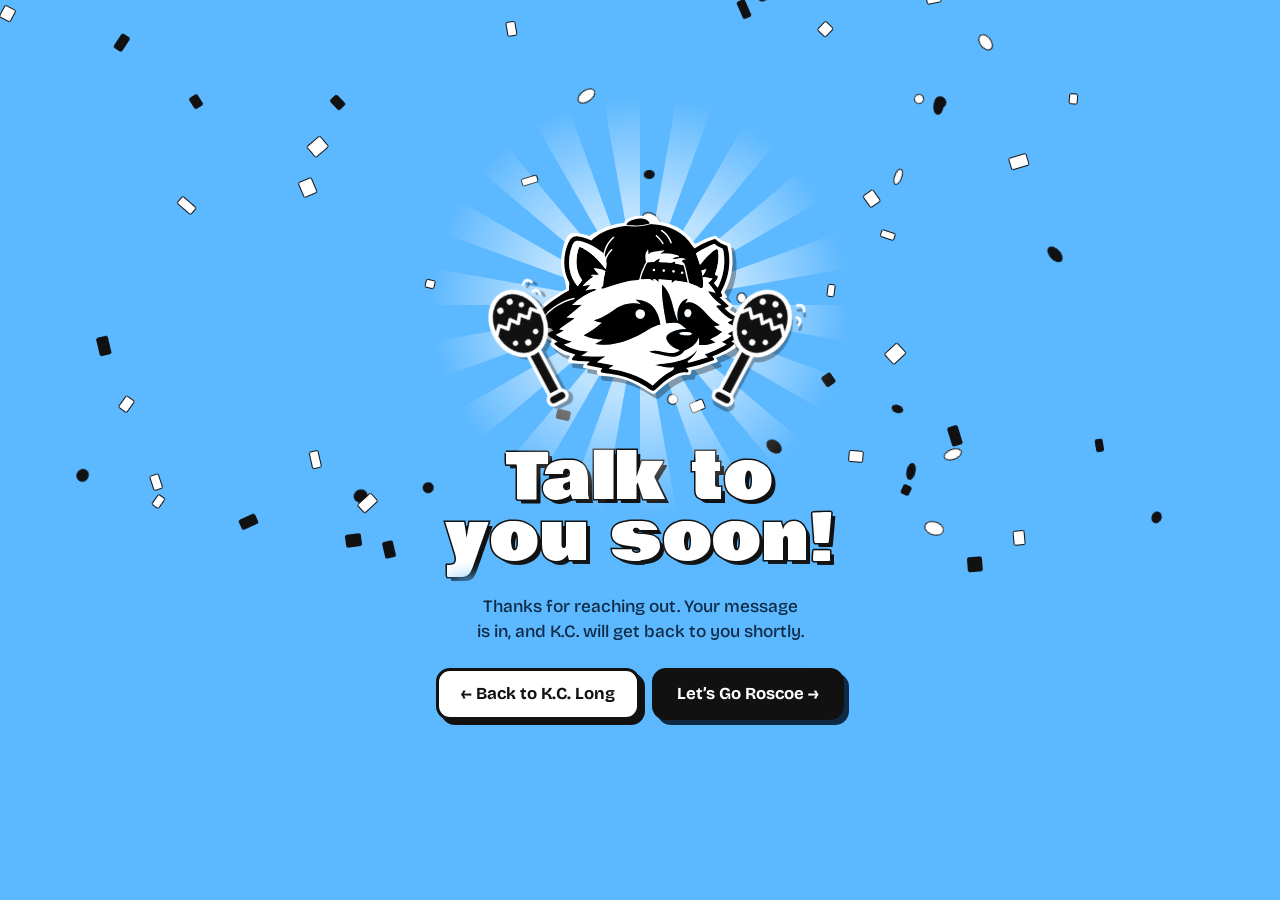
<file: thanks/index.html>
<!doctype html>
<html lang="en">
<head>
  <meta charset="utf-8">
  <meta name="viewport" content="width=device-width, initial-scale=1, viewport-fit=cover">
  <title>Thanks! | K.C. Long</title>
  <meta name="robots" content="noindex">
  <meta name="theme-color" content="#5cb8ff">
  <link rel="icon" href="../assets/favicon.svg" type="image/svg+xml">
  <link rel="icon" href="../assets/favicon-32.png" type="image/png" sizes="32x32">
  <link rel="apple-touch-icon" href="../assets/apple-touch-icon.png">
  <link rel="preconnect" href="https://fonts.googleapis.com">
  <link rel="preconnect" href="https://fonts.gstatic.com" crossorigin>
  <link rel="stylesheet" href="https://fonts.googleapis.com/css2?family=Bowlby+One&family=Bricolage+Grotesque:opsz,wght@12..96,500;12..96,700&display=swap">
  <style>
/* Layout: one centered celebration stack (starburst + spinning Roscoe + message) over a constant rain of logos */
:root {
  --bg: #5cb8ff;
  --ink: #111111;
  --paper: #ffffff;
  --muted: #0e2a45;
  --font-display: "Bowlby One", "Arial Black", Impact, sans-serif;
  --font-body: "Bricolage Grotesque", "Helvetica Neue", Arial, sans-serif;
  color-scheme: light;
}
html, body { height: 100%; margin: 0; overflow: hidden; overscroll-behavior: none; }
[hidden] { display: none !important; }
body { background: var(--bg); color: var(--ink); font-family: var(--font-body); position: relative; }
#confetti { position: absolute; inset: 0; overflow: hidden; pointer-events: none; }
#confetti { z-index: 1; }
#confetti i { position: absolute; left: 0; top: 0; display: block; border: 1.5px solid var(--ink); will-change: transform; }
.stage {
  position: absolute; inset: 0; z-index: 2;
  overflow-y: auto; overflow-x: hidden;
  display: grid; place-items: center;
  padding-top: max(24px, env(safe-area-inset-top, 0px));
  padding-bottom: max(24px, env(safe-area-inset-bottom, 0px));
  padding-left: max(16px, env(safe-area-inset-left, 0px));
  padding-right: max(16px, env(safe-area-inset-right, 0px));
  box-sizing: border-box;
}
.party { display: grid; justify-items: center; gap: 18px; text-align: center; max-width: 520px; }
.hero { position: relative; width: min(250px, 58vw, 34vh); aspect-ratio: 1; display: grid; place-items: center; }
.burst { position: absolute; inset: -38%; width: 176%; height: 176%; animation: turn 40s linear infinite; -webkit-mask-image: radial-gradient(circle, #000 30%, transparent 68%); mask-image: radial-gradient(circle, #000 30%, transparent 68%); }
.spin { position: relative; width: 86%; height: auto; animation: pop .7s cubic-bezier(.2, 1.6, .4, 1) both; filter: drop-shadow(4px 5px 0 rgba(17, 17, 17, .35)); }
.maraca { position: absolute; bottom: 6%; width: 25%; height: auto; overflow: visible; z-index: 1; filter: drop-shadow(3px 4px 0 rgba(17, 17, 17, .35)); animation: pop .7s .15s cubic-bezier(.2, 1.6, .4, 1) both; }
.maraca.left { left: -6%; rotate: -28deg; }
.maraca.right { right: -6%; rotate: 28deg; scale: -1 1; }
.maraca .shake { transform-box: view-box; transform-origin: 35px 140px; animation: shake .34s ease-in-out infinite alternate; }
.maraca.right .shake { animation-delay: -.17s; }
.maraca .lines { animation: flick .34s steps(2) infinite; }
@keyframes shake { from { transform: rotate(-14deg); } to { transform: rotate(14deg); } }
@keyframes flick { 50% { opacity: 0; } }
@keyframes turn { to { transform: rotate(-360deg); } }
@keyframes pop { from { scale: .2; } to { scale: 1; } }
h1 {
  margin: 0;
  font-family: var(--font-display); font-weight: 400;
  font-size: clamp(2.4rem, 10vw, 4rem); line-height: .95; letter-spacing: .01em;
  color: var(--paper);
  -webkit-text-stroke: 3px var(--ink); paint-order: stroke fill;
  text-shadow: 4px 4px 0 var(--ink);
  text-wrap: balance;
  animation: wiggle 2.6s ease-in-out infinite;
}
@keyframes wiggle { 0%, 100% { transform: rotate(-2deg); } 50% { transform: rotate(2deg); } }
.note { margin: 0; max-width: 32ch; padding: 6px 12px; border-radius: 14px; background: var(--bg); box-shadow: 0 0 18px 10px var(--bg); font-size: 1.08rem; font-weight: 500; line-height: 1.45; color: var(--muted); text-wrap: balance; }
.back {
  display: inline-flex; align-items: center; gap: 10px;
  min-height: 52px; padding: 12px 22px; box-sizing: border-box;
  font-weight: 700; font-size: 1.05rem; color: var(--ink); text-decoration: none;
  background: var(--paper); border: 3px solid var(--ink); border-radius: 14px;
  box-shadow: 5px 5px 0 var(--ink);
  transition: transform .12s ease, box-shadow .12s ease;
}
@media (hover: hover) { .back:hover { transform: translate(-2px, -2px); box-shadow: 7px 7px 0 var(--ink); } }
.back:active { transform: translate(3px, 3px); box-shadow: 2px 2px 0 var(--ink); }
.actions { display: flex; flex-wrap: wrap; justify-content: center; gap: 12px; }
@media (max-width: 480px) { .actions { flex-direction: column; align-items: center; } .actions .back { width: min(100%, 264px); justify-content: center; } }
.back.go { background: var(--ink); color: var(--paper); box-shadow: 5px 5px 0 var(--muted); }
@media (hover: hover) { .back.go:hover { box-shadow: 7px 7px 0 var(--muted); } }
.back.go:active { box-shadow: 2px 2px 0 var(--muted); }
.back:focus-visible { outline: 3px solid var(--ink); outline-offset: 4px; }
  </style>
</head>
<body>
<main class="stage">
  <div class="party">
    <div class="hero">
      <svg class="burst" viewBox="-100 -100 200 200" aria-hidden="true">
        <g id="rays"></g>
      </svg>
      <img class="spin" src="../assets/roscoe-head.svg" alt="Roscoe shaking maracas" draggable="false">
      <svg class="maraca left" viewBox="0 0 70 150" aria-hidden="true">
        <g class="shake">
          <rect x="28" y="74" width="14" height="66" rx="7" fill="#111" stroke="#fff" stroke-width="4"/>
          <rect x="24" y="132" width="22" height="12" rx="6" fill="#111" stroke="#fff" stroke-width="4"/>
          <ellipse cx="35" cy="44" rx="29" ry="37" fill="#111" stroke="#fff" stroke-width="5"/>
          <path d="M8 44 L15 36 L22 44 L29 36 L35 44 L41 36 L48 44 L55 36 L62 44" fill="none" stroke="#fff" stroke-width="4" stroke-linejoin="round" stroke-linecap="round"/>
          <circle cx="24" cy="22" r="3.5" fill="#fff"/><circle cx="38" cy="18" r="3.5" fill="#fff"/><circle cx="48" cy="27" r="3" fill="#fff"/>
          <circle cx="22" cy="62" r="3" fill="#fff"/><circle cx="35" cy="68" r="3.5" fill="#fff"/><circle cx="48" cy="61" r="3" fill="#fff"/>
          <path d="M60 8 q6 -6 10 2 M66 20 q6 -2 6 6" class="lines" fill="none" stroke="#fff" stroke-width="3" stroke-linecap="round"/>
        </g>
      </svg>
      <svg class="maraca right" viewBox="0 0 70 150" aria-hidden="true">
        <g class="shake">
          <rect x="28" y="74" width="14" height="66" rx="7" fill="#111" stroke="#fff" stroke-width="4"/>
          <rect x="24" y="132" width="22" height="12" rx="6" fill="#111" stroke="#fff" stroke-width="4"/>
          <ellipse cx="35" cy="44" rx="29" ry="37" fill="#111" stroke="#fff" stroke-width="5"/>
          <path d="M8 44 L15 36 L22 44 L29 36 L35 44 L41 36 L48 44 L55 36 L62 44" fill="none" stroke="#fff" stroke-width="4" stroke-linejoin="round" stroke-linecap="round"/>
          <circle cx="24" cy="22" r="3.5" fill="#fff"/><circle cx="38" cy="18" r="3.5" fill="#fff"/><circle cx="48" cy="27" r="3" fill="#fff"/>
          <circle cx="22" cy="62" r="3" fill="#fff"/><circle cx="35" cy="68" r="3.5" fill="#fff"/><circle cx="48" cy="61" r="3" fill="#fff"/>
          <path d="M60 8 q6 -6 10 2 M66 20 q6 -2 6 6" class="lines" fill="none" stroke="#fff" stroke-width="3" stroke-linecap="round"/>
        </g>
      </svg>
    </div>
    <h1>Talk to you soon!</h1>
    <p class="note">Thanks for reaching out. Your message is in, and K.C. will get back to you shortly.</p>
    <div class="actions">
      <a class="back" href="../">&larr; Back to K.C. Long</a>
      <a class="back go" href="../game/">Let&rsquo;s Go Roscoe &rarr;</a>
    </div>
  </div>
</main>
<div id="confetti" aria-hidden="true"></div>
<script>
(function () {
  var COLORS = ["#ffffff", "#111111"];

  // starburst rays behind Roscoe
  var rays = document.getElementById("rays"), n = 18, html = "";
  for (var r = 0; r < n; r++) {
    var a0 = (r / n) * Math.PI * 2, a1 = a0 + Math.PI / n;
    html += '<path d="M0 0 L' + (Math.cos(a0) * 100).toFixed(1) + ' ' + (Math.sin(a0) * 100).toFixed(1) +
            ' L' + (Math.cos(a1) * 100).toFixed(1) + ' ' + (Math.sin(a1) * 100).toFixed(1) + ' Z" fill="#ffffff" opacity=".6"/>';
  }
  rays.innerHTML = html;

  var conf = document.getElementById("confetti");
  function W() { return document.body.clientWidth || window.innerWidth; }
  function H() { return document.body.clientHeight || window.innerHeight; }
  var bits = [];
  function resetBit(b, burst) {
    var w = W(), h = H();
    if (burst) {
      var ang = -Math.PI / 2 + (Math.random() - 0.5) * 2.4, sp = 7 + Math.random() * 9;
      b.x = w / 2; b.y = h * 0.4; b.vx = Math.cos(ang) * sp; b.vy = Math.sin(ang) * sp;
    } else {
      b.x = Math.random() * w; b.y = -20 - Math.random() * h * 0.5; b.vx = (Math.random() - 0.5) * 1.2; b.vy = 1.4 + Math.random() * 2;
    }
    b.a = Math.random() * 360; b.va = (Math.random() - 0.5) * 14; b.ph = Math.random() * 6.28;
  }
  function addBit(burst) {
    var el = document.createElement("i");
    var wv = 6 + Math.random() * 7, hv = 8 + Math.random() * 10;
    el.style.width = wv + "px"; el.style.height = hv + "px";
    el.style.background = COLORS[(Math.random() * COLORS.length) | 0];
    el.style.borderRadius = Math.random() < 0.3 ? "50%" : "2px";
    conf.appendChild(el);
    var b = { el: el, burst: burst };
    resetBit(b, burst); bits.push(b);
  }

  function counts() { var w = W(); return { bits: Math.round(Math.min(48, Math.max(22, w / 30))) }; }
  function start() {
    if (W() < 100 || H() < 100) return false;
    var c = counts(), i;
    for (i = 0; i < c.bits; i++) addBit(false);
    for (i = 0; i < 50; i++) addBit(true);
    return true;
  }
  if (!start()) { var tries = setInterval(function () { if (start()) clearInterval(tries); }, 200); }

  var last = performance.now(), t = 0;
  function tick(now) {
    var dt = Math.min(2.5, (now - last) / 16.67); last = now; t += dt;
    var w = W(), h = H(), i;
    for (i = bits.length - 1; i >= 0; i--) {
      var b = bits[i];
      if (b.burst) { b.vy += 0.28 * dt; b.vx *= Math.pow(0.985, dt); if (b.vy > 4) b.vy = 4; }
      b.y += b.vy * dt; b.x += (b.vx + Math.sin(t * 0.05 + b.ph) * 0.6) * dt; b.a += b.va * dt;
      if (b.y > h + 30) {
        if (b.burst) { b.el.remove(); bits.splice(i, 1); continue; }
        resetBit(b, false);
      }
      b.el.style.transform = "translate(" + b.x + "px," + b.y + "px) rotate(" + b.a + "deg)";
    }
    requestAnimationFrame(tick);
  }
  requestAnimationFrame(tick);
  document.addEventListener("visibilitychange", function () { last = performance.now(); });
})();
</script>
</body>
</html>
</file>
<file: css/style.css>
/* K.C. Long link page */
*, *::before, *::after { box-sizing: border-box; }
html { -webkit-text-size-adjust: 100%; }
body { margin: 0; }
img { max-width: 100%; }
[hidden] { display: none !important; }

/* Layout: one centered column — logo, name, five stacked link buttons; Roscoe heads rain over it on load */
:root {
  --bg: #5cb8ff;
  --ink: #111111;
  --paper: #ffffff;
  --shadow: #111111;
  --muted: #0e2a45;
  --font-display: "Bowlby One", "Arial Black", Impact, sans-serif;
  --font-body: "Bricolage Grotesque", "Helvetica Neue", Arial, sans-serif;
  color-scheme: light;
}
html, body { height: 100%; overflow: hidden; overscroll-behavior: none; }
body {
  background: var(--bg);
  color: var(--ink);
  font-family: var(--font-body);
  position: relative;
}
.scroller {
  position: absolute;
  inset: 0;
  overflow-x: hidden;
  overflow-y: auto;
  -webkit-overflow-scrolling: touch;
  overscroll-behavior: contain;
}
.wrap {
  min-height: 100%;
  display: flex;
  flex-direction: column;
  align-items: center;
  justify-content: center;
  gap: 28px;
  padding-top: calc(clamp(88px, 12vh, 116px) + env(safe-area-inset-top, 0px));
  padding-bottom: calc(clamp(32px, 6vh, 64px) + env(safe-area-inset-bottom, 0px));
  padding-left: max(16px, env(safe-area-inset-left, 0px));
  padding-right: max(16px, env(safe-area-inset-right, 0px));
  box-sizing: border-box;
  position: relative;
  z-index: 1;
}
.logo {
  width: min(220px, 50vw);
  max-width: 100%;
  height: auto;
  display: block;
  animation: pop .7s cubic-bezier(.2,1.6,.4,1) both .9s;
}
.logo-btn {
  background: none; border: 0; padding: 0; cursor: pointer;
  border-radius: 50%; display: block; max-width: 100%;
  -webkit-tap-highlight-color: transparent;
  touch-action: manipulation;
  -webkit-touch-callout: none;
  -webkit-user-select: none;
  user-select: none;
}
.rope, .pull { -webkit-user-select: none; user-select: none; -webkit-touch-callout: none; }
@media (hover: hover) { .logo-btn:hover .logo { transform: rotate(-4deg) scale(1.03); } }
.logo-btn .logo { transition: transform .2s ease; }
.logo-btn.squish .logo { animation: squish .45s cubic-bezier(.3,1.8,.5,1); }
.logo-btn:focus-visible { outline: 3px solid var(--ink); outline-offset: 6px; }
@keyframes squish { 0% { transform: scale(1); } 30% { transform: scale(1.12, .86); } 60% { transform: scale(.94, 1.08); } 100% { transform: scale(1); } }
.logo-wrap { position: relative; }
.hint {
  position: absolute;
  right: 100%;
  top: 12%;
  margin-right: 4px;
  width: 112px;
  display: flex;
  flex-direction: column;
  align-items: flex-end;
  gap: 2px;
  text-align: right;
  font-weight: 700;
  font-size: .82rem;
  line-height: 1.15;
  letter-spacing: .05em;
  text-transform: uppercase;
  color: var(--ink);
  pointer-events: none;
  transform: rotate(-6deg);
  transition: opacity .4s ease;
}
.hint svg { width: 56px; height: auto; margin-right: -6px; animation: nudge 1.4s ease-in-out infinite; }
.hint.done { opacity: 0; }
.foot {
  display: flex;
  align-items: center;
  justify-content: center;
  flex-wrap: wrap;
  row-gap: 6px;
  font-size: 13px;
  font-weight: 500;
  color: var(--muted);
  text-align: center;
}
.logo-btn { --ra: 3deg; --rs: .5s; }
.logo-btn.full .logo { animation: rumble var(--rs) ease-in-out infinite; }
@keyframes rumble {
  0%, 100% { transform: rotate(0) scale(1); }
  20% { transform: rotate(calc(var(--ra) * -1)) scale(1.02); }
  40% { transform: rotate(var(--ra)) scale(1.04); }
  60% { transform: rotate(calc(var(--ra) * -0.7)) scale(1.03); }
  80% { transform: rotate(calc(var(--ra) * 0.7)) scale(1.02); }
}
.hint.bump span { animation: bump .3s cubic-bezier(.3, 1.8, .5, 1); display: inline-block; }
@keyframes bump { 0% { transform: scale(1); } 40% { transform: scale(1.25); } 100% { transform: scale(1); } }
.boom {
  position: fixed; left: 0; top: 0;
  width: 40px; height: 40px; margin: -20px 0 0 -20px;
  border: 8px solid var(--ink); border-radius: 50%;
  opacity: 0; pointer-events: none; z-index: 3;
}
.boom.go { animation: boom .55s cubic-bezier(.1, .7, .3, 1) forwards; }
@keyframes boom { 0% { transform: scale(.3); opacity: 1; } 100% { transform: scale(30); opacity: 0; border-width: 1px; } }
.logo-blast {
  position: fixed; left: 0; top: 0; z-index: 3;
  pointer-events: none; visibility: hidden;
}
.logo-blast.go { visibility: visible; animation: blast .45s cubic-bezier(.2, .8, .3, 1) forwards; }
@keyframes blast {
  0% { transform: scale(1) rotate(0); opacity: 1; }
  25% { transform: scale(1.15) rotate(-6deg); opacity: 1; }
  100% { transform: scale(1.9) rotate(14deg); opacity: 0; }
}
.heli-rig { position: fixed; inset: 0; z-index: 4; pointer-events: none; overflow: hidden; }
.heli-rig .heli, .heli-rig .carrier { position: absolute; left: 0; top: 0; will-change: transform; }
.carrier { width: 0; height: 0; transform-origin: 0 0; }
.cable { position: absolute; left: -1.5px; top: 0; width: 3px; background: var(--ink); border-radius: 2px; }
.carry-logo { position: absolute; top: 0; max-width: none; display: block; }
.heli .rotor { transform-box: fill-box; transform-origin: center; animation: rotor .11s linear infinite; }
.heli .tail-rotor { transform-box: fill-box; transform-origin: center; animation: spin .14s linear infinite; }
@keyframes rotor { 0%, 100% { transform: scaleX(1); } 50% { transform: scaleX(.12); } }
@keyframes spin { to { transform: rotate(360deg); } }
.flash {
  position: fixed; inset: 0; background: var(--paper);
  opacity: 0; pointer-events: none; z-index: 5;
  transition: opacity .9s ease-out;
}
.flash.on { opacity: 1; transition: opacity .22s ease-in; }
@keyframes nudge { 0%, 100% { transform: translateX(0); } 50% { transform: translateX(6px); } }

.rope {
  position: fixed;
  top: 0;
  right: calc(max(16px, env(safe-area-inset-right, 0px)) + 4px);
  z-index: 3;
  display: flex;
  flex-direction: column;
  align-items: center;
  background: none;
  border: 0;
  padding: 0;
  cursor: grab;
  touch-action: none;
  transform-origin: top center;
  animation: sway 3.2s ease-in-out infinite;
  -webkit-tap-highlight-color: transparent;
  --pull: 0px;
}
.rope:active { cursor: grabbing; }
.rope { transition: translate .35s ease, opacity .35s ease; }
.rope.tucked { translate: 0 -120%; opacity: 0; pointer-events: none; }
.cord {
  width: 5px;
  height: calc(64px + var(--pull) + env(safe-area-inset-top, 0px));
  background: repeating-linear-gradient(160deg, var(--ink) 0 4px, var(--paper) 4px 6px);
  border-radius: 0 0 3px 3px;
}
.rope.spring .cord { transition: height .45s cubic-bezier(.3, 1.8, .5, 1); }
.pull {
  margin-top: -2px;
  padding: 8px 14px;
  background: var(--paper);
  color: var(--ink);
  border: 3px solid var(--ink);
  border-radius: 999px;
  box-shadow: 3px 3px 0 var(--shadow);
  font-family: var(--font-body);
  font-weight: 700;
  font-size: .8rem;
  letter-spacing: .08em;
  text-transform: uppercase;
}
.rope:focus-visible .pull { outline: 3px solid var(--ink); outline-offset: 3px; }
@keyframes sway { 0%, 100% { transform: rotate(-3deg); } 50% { transform: rotate(3deg); } }

@media (max-width: 560px) {
  .hint { width: 84px; font-size: .66rem; top: 4%; margin-right: 0; }
  .hint svg { width: 38px; }
  .cord { height: calc(44px + var(--pull) + env(safe-area-inset-top, 0px)); }
  .pull { padding: 6px 11px; font-size: .72rem; }
}
@media (max-width: 360px) {
  .hint { width: 62px; font-size: .6rem; }
}
.who { text-align: center; display: grid; gap: 6px; }
h1 {
  font-family: var(--font-display);
  font-weight: 400;
  font-size: clamp(2.4rem, 9vw, 3.4rem);
  line-height: 1;
  margin: 0;
  letter-spacing: .01em;
  text-wrap: balance;
}
.tag { margin: 0 auto; max-width: 30ch; font-size: 1rem; line-height: 1.4; color: var(--muted); font-weight: 500; text-wrap: balance; }
nav { width: 100%; max-width: 420px; display: grid; gap: 14px; }
nav a {
  min-height: 56px;
  box-sizing: border-box;
  touch-action: manipulation;
  display: flex;
  align-items: center;
  justify-content: space-between;
  gap: 12px;
  padding: 16px 20px;
  background: var(--paper);
  color: var(--ink);
  border: 3px solid var(--ink);
  border-radius: 14px;
  box-shadow: 5px 5px 0 var(--shadow);
  font-weight: 700;
  font-size: 1.08rem;
  text-decoration: none;
  transition: transform .12s ease, box-shadow .12s ease;
}
nav a > svg:not(.lot) { width: 22px; height: 22px; flex: none; }
nav a span { flex: 1; }
nav a .two { display: flex; flex-direction: column; gap: 1px; min-width: 0; }
nav a .two small { font-size: .82rem; font-weight: 500; color: var(--muted); overflow-wrap: break-word; font-variant-numeric: tabular-nums; }
@media (hover: hover) { nav a:hover { transform: translate(-2px, -2px); box-shadow: 7px 7px 0 var(--shadow); } }
nav a:active { transform: translate(3px, 3px); box-shadow: 2px 2px 0 var(--shadow); }
nav a.cars-btn {
  position: relative;
  overflow: hidden;
  justify-content: center;
  align-items: flex-start;
  height: clamp(118px, 32vw, 140px);
  padding: 12px 16px 0;
  background: #d6eeff;
  box-shadow: 6px 6px 0 var(--shadow);
}
nav a.cars-btn .lot { position: absolute; inset: 0; width: 100%; height: 100%; display: block; }
nav a.cars-btn .cars-label {
  position: relative;
  z-index: 1;
  flex: 0 0 auto;
  display: inline-flex;
  align-items: center;
  gap: 10px;
  padding: 4px 22px 5px;
  font-family: var(--font-display);
  font-weight: 400;
  font-size: clamp(1.5rem, 6.5vw, 1.9rem);
  letter-spacing: .05em;
  line-height: 1.1;
  background: var(--paper);
  border: 3px solid var(--ink);
  border-radius: 999px;
  box-shadow: 3px 3px 0 var(--ink);
}
nav a.cars-btn .cars-label b { font-family: var(--font-body); font-size: .8em; }
@media (hover: hover) { nav a.cars-btn:hover { box-shadow: 8px 8px 0 var(--shadow); } }

.contact {
  width: 100%;
  max-width: 420px;
  box-sizing: border-box;
  display: grid;
  gap: 14px;
  padding: 22px 20px 20px;
  background: var(--paper);
  border: 3px solid var(--ink);
  border-radius: 18px;
  box-shadow: 5px 5px 0 var(--shadow);
}
.contact h2 { margin: 0; font-family: var(--font-display); font-weight: 400; font-size: 1.6rem; line-height: 1.1; text-wrap: balance; }
.contact .sub { margin: -6px 0 2px; color: var(--muted); font-weight: 500; line-height: 1.4; }
.contact .row { display: grid; gap: 14px; grid-template-columns: repeat(auto-fit, minmax(150px, 1fr)); }
.contact .field { display: grid; gap: 6px; min-width: 0; }
.contact label { font-weight: 700; font-size: .95rem; }
.contact label small { font-weight: 500; color: var(--muted); }
.contact input, .contact textarea {
  width: 100%;
  box-sizing: border-box;
  padding: 12px 14px;
  font: inherit;
  font-size: 16px;
  color: var(--ink);
  background: var(--paper);
  border: 2px solid var(--ink);
  border-radius: 12px;
}
.contact textarea { min-height: 112px; resize: vertical; }
.contact input:focus-visible, .contact textarea:focus-visible { outline: none; box-shadow: 0 0 0 3px var(--bg); }
.contact .send {
  min-height: 54px;
  padding: 12px 18px;
  font: inherit;
  font-weight: 700;
  font-size: 1.08rem;
  color: var(--paper);
  background: var(--ink);
  border: 3px solid var(--ink);
  border-radius: 14px;
  box-shadow: 4px 4px 0 var(--muted);
  cursor: pointer;
  touch-action: manipulation;
}
.contact .send:active { transform: translate(2px, 2px); box-shadow: 2px 2px 0 var(--muted); }
.contact .send:focus-visible { outline: 3px solid var(--ink); outline-offset: 3px; }
.contact .send[disabled] { opacity: .7; cursor: progress; }
.contact .status { margin: 0; min-height: 1.3em; font-weight: 600; font-size: .95rem; }
.contact .status.err { color: #a4161a; }
.contact .bot { position: absolute; left: -9999px; width: 1px; height: 1px; opacity: 0; }
nav a:focus-visible { outline: 3px solid var(--ink); outline-offset: 4px; }
.arrow { font-size: 1.2rem; }
#rain { position: absolute; inset: 0; pointer-events: none; z-index: 2; overflow: hidden; }
#rain img { position: absolute; top: 0; left: 0; will-change: transform; -webkit-user-select: none; user-select: none; }
@keyframes pop { from { transform: scale(.4); opacity: 0; } to { transform: scale(1); opacity: 1; } }
</file>
